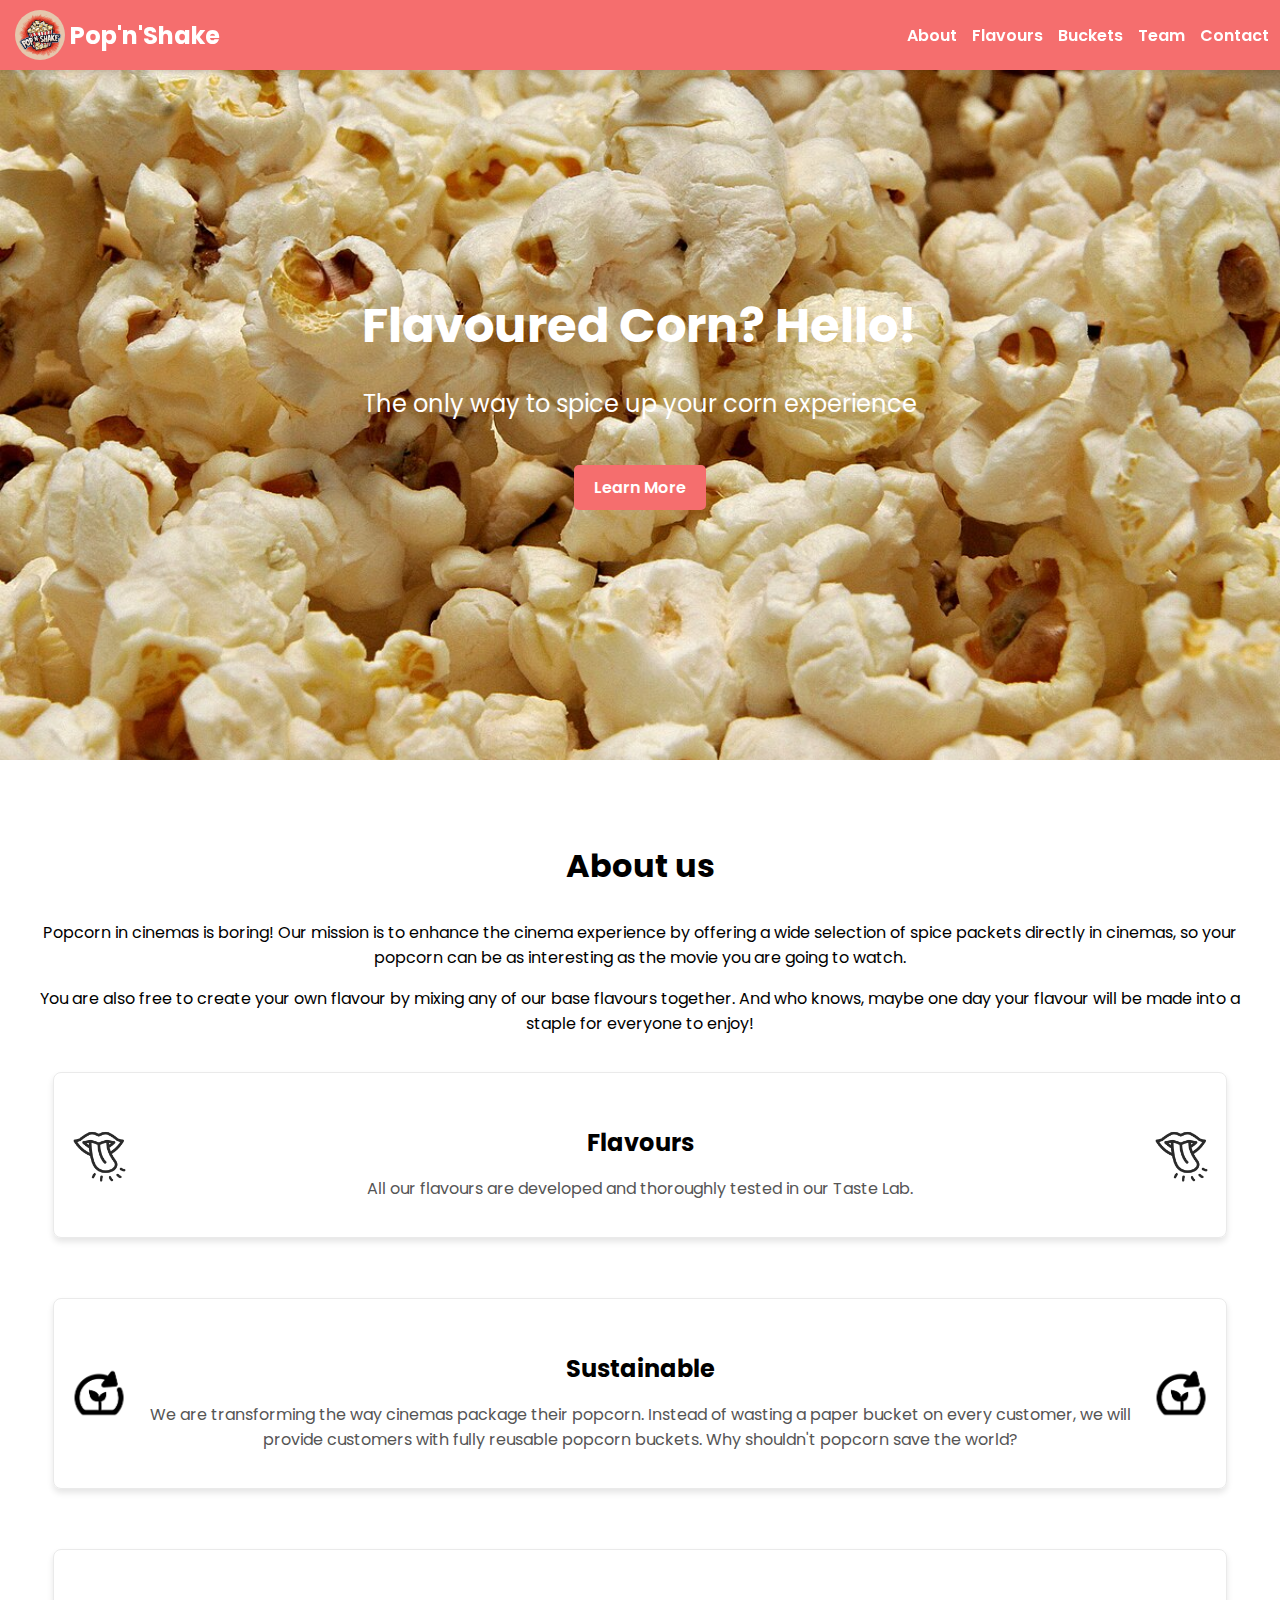
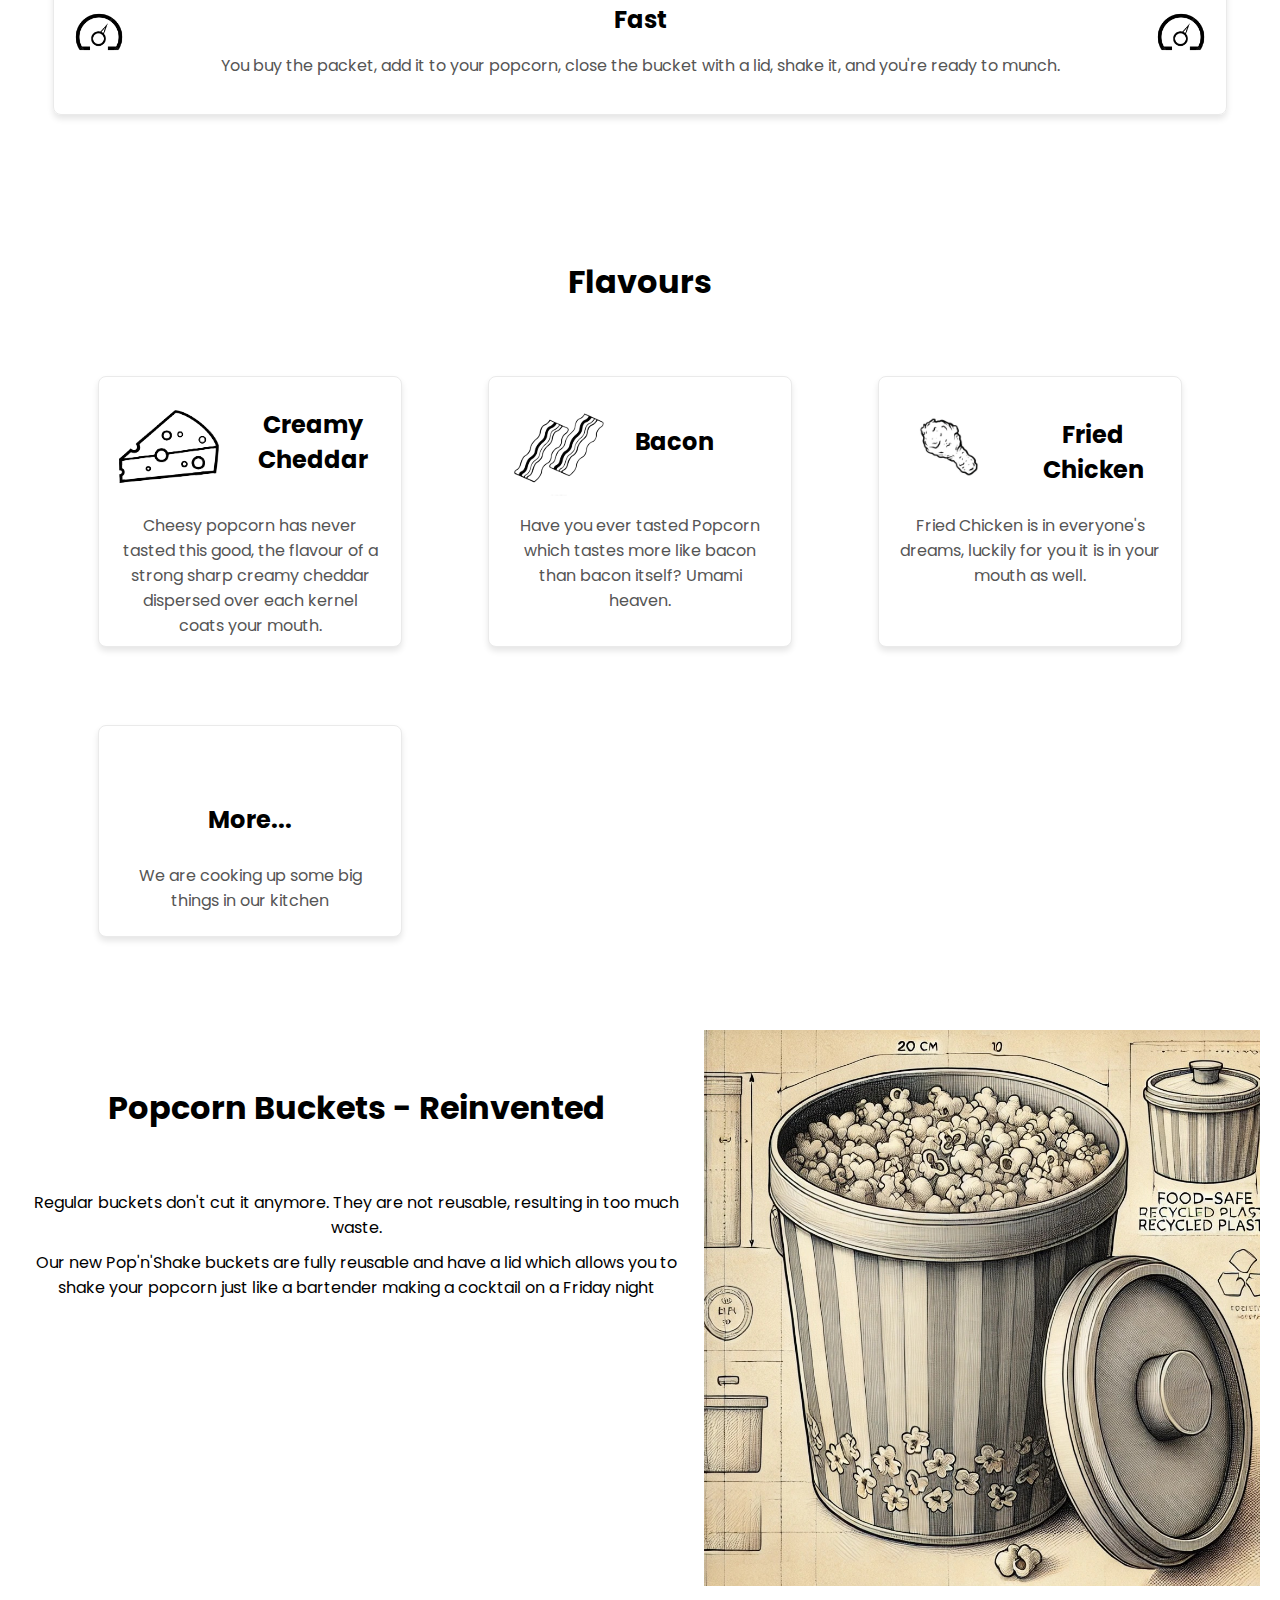
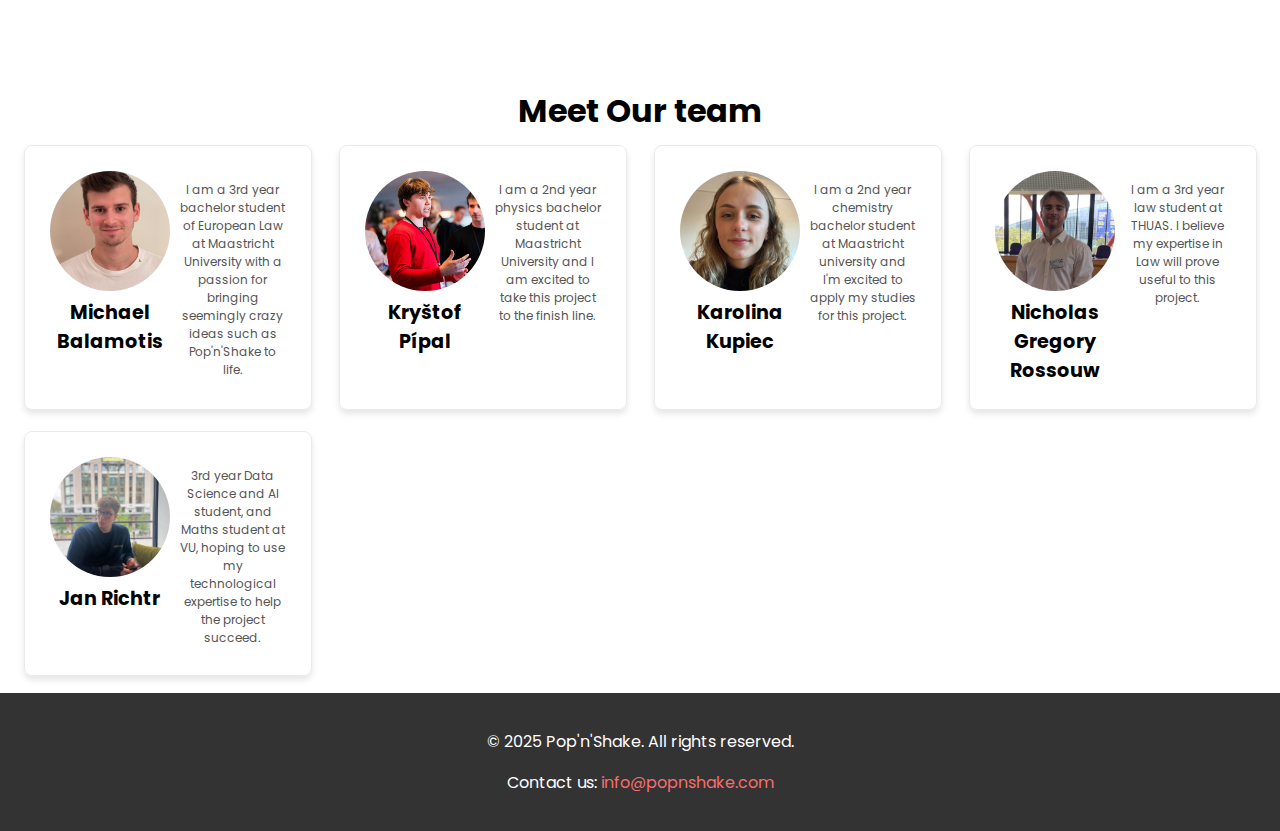
<file: index.html>
<!DOCTYPE html>
<html lang="en">
<head>
    <meta charset="UTF-8">
    <meta name="viewport" content="width=device-width, initial-scale=1.0">
    <title>Pop'n'Shake</title>
    <link href="https://fonts.googleapis.com/css2?family=Poppins:wght@300;400;600&display=swap" rel="stylesheet">
    <link rel="stylesheet" href="website.css">
</head>
<body>
    <header>
        <div class="logo-container">
            <img src="logo.jpeg" alt="Logo" class="logo-image">
            <h1>Pop'n'Shake</h1>
        </div>
        <nav>
            <a href="#about">About</a>
            <a href="#flavours">Flavours</a>
            <a href="#buckets">Buckets</a>
            <a href="#team">Team</a>
            <a href="#contact">Contact</a>
        </nav>
    </header>

    <section class="hero">
        <div>
            <h2>Flavoured Corn? Hello!</h2>
            <p>The only way to spice up your corn experience</p>
            <a href="#about" class="button">Learn More</a>
        </div>
    </section>

    <section class="features" id="about">
        <h3>About us</h3>
        <p>Popcorn in cinemas is boring! Our mission is to enhance the cinema experience by offering a wide selection of spice packets directly in cinemas, so your popcorn can be as interesting as the movie you are going to watch.</p>
        <p>You are also free to create your own flavour by mixing any of our base flavours together. And who knows, maybe one day your flavour will be made into a staple for everyone to enjoy!</p>
        <div class="grid">
            <div class="card card-flavours">
                <img src="taste.png" alt="Taste" class="card-image left">
                <h4>Flavours</h4>
                <p>All our flavours are developed and thoroughly tested in our Taste Lab.</p>
                <img src="taste.png" alt="Taste" class="card-image right">
              </div>
              <div class="card sustainable-card">
                <img src="sustainable.png" alt="Sustainable Image" class="card-image left">
                <h4>Sustainable</h4>
                <p>We are transforming the way cinemas package their popcorn. Instead of wasting a paper bucket on every customer, we will provide customers with fully reusable popcorn buckets. Why shouldn't popcorn save the world?</p>
                <img src="sustainable.png" alt="Sustainable Image" class="card-image right">
              </div>
              <div class="card card-fast">
                <img src="speed.png" alt="Speed" class="card-image left">
                <h4>Fast</h4>
                <p>You buy the packet, add it to your popcorn, close the bucket with a lid, shake it, and you're ready to munch.</p>
                <img src="speed.png" alt="Speed" class="card-image right">
              </div>
        </div>
    </section>

    <section class="features2" id="flavours">
        <h5>Flavours</h5>
        <div class="grid">
            <div class="card">
                <div class="cheese-container">
                    <img src="cheese.png" alt="Outlined Image" class="cheese-outline">
                    <h6>Creamy Cheddar</h6>
                </div>
                <p>Cheesy popcorn has never tasted this good, the flavour of a strong sharp creamy cheddar dispersed over each kernel coats your mouth.</p>
            </div>
            <div class="card">
                <div class="bacon-container">
                    <img src="bacon.png" alt="Outlined Image" class="bacon-outline">
                    <h6>Bacon</h6>
                </div>
                <p>Have you ever tasted Popcorn which tastes more like bacon than bacon itself? Umami heaven.</p>
            </div>
            <div class="card">
                <div class="paprika-container">
                    <img src="chicken.jpg" alt="Outlined Image" class="chicken-outline">
                    <h6>Fried Chicken</h6>
                </div>
                <p>Fried Chicken is in everyone's dreams, luckily for you it is in your mouth as well.</p>
            </div>
            <div class="card">
                <h6>More...</h6>
                <p>We are cooking up some big things in our kitchen</p>
            </div>
        </div>
    </section>

    <section class="bucket" id="buckets">
        <div class="bucket-content">
            <h5>Popcorn Buckets - Reinvented</h5>
            <p>Regular buckets don't cut it anymore. They are not reusable, resulting in too much waste.</p>
            <p>Our new Pop'n'Shake buckets are fully reusable and have a lid which allows you to shake your popcorn just like a bartender making a cocktail on a Friday night</p>
        </div>
        <div class="bucket-container">
            <img src="bucket.jpeg" alt="Logo" class="bucket-image">
        </div>
    </section>

    <section class="squad" id="team">
    <h5>Meet Our team</h5>
    <div class="grid">
        <div class="card">
            <div class="michal-container">
                <img src="michal.jpeg" alt="Logo" class="person-image">
                <h6>Michael Balamotis</h6>
            </div>
            <p>I am a 3rd year bachelor student of European Law at Maastricht University with a passion for bringing seemingly crazy ideas such as Pop'n'Shake to life.</p>
        </div>
        <div class="card">
            <div class="krystof-container">
                <img src="krystof.jpeg" alt="Logo" class="person-image">
                <h6>Kryštof Pípal</h6>
            </div>
            <p>I am a 2nd year physics bachelor student at Maastricht University and I am excited to take this project to the finish line.</p>
        </div>
        <div class="card">
            <div class="karo-container">
                <img src="karo.jpeg" alt="Logo" class="person-image">
                <h6>Karolina Kupiec</h6>
            </div>
            <p>I am a 2nd year chemistry bachelor student at Maastricht university and I'm excited to apply my studies for this project.</p>
        </div>
        <div class="card">
            <div class="nick-container">
                <img src="nick.jpeg" alt="Logo" class="person-image">
                <h6>Nicholas Gregory</h6>
                <h6>Rossouw</h6>
            </div>
            <p>I am a 3rd year law student at THUAS. I believe my expertise in Law will prove useful to this project.</p>
        </div>
        <div class="card">
            <div class="jan-container">
                <img src="honza.jpeg" alt="Logo" class="person-image">
                <h6>Jan Richtr</h6>
            </div>
            <p>3rd year Data Science and AI student, and Maths student at VU, hoping to use my technological expertise to help the project succeed.</p>
        </div>
    </div>
    </section>

    <footer id="contact">
        <p>&copy; 2025 Pop'n'Shake. All rights reserved.</p>
        <p>Contact us: <a href="mailto:info@popnshake.com" style="color: #f56e6e; text-decoration: none;">info@popnshake.com</a></p>
    </footer>
</body>
</html>
</file>
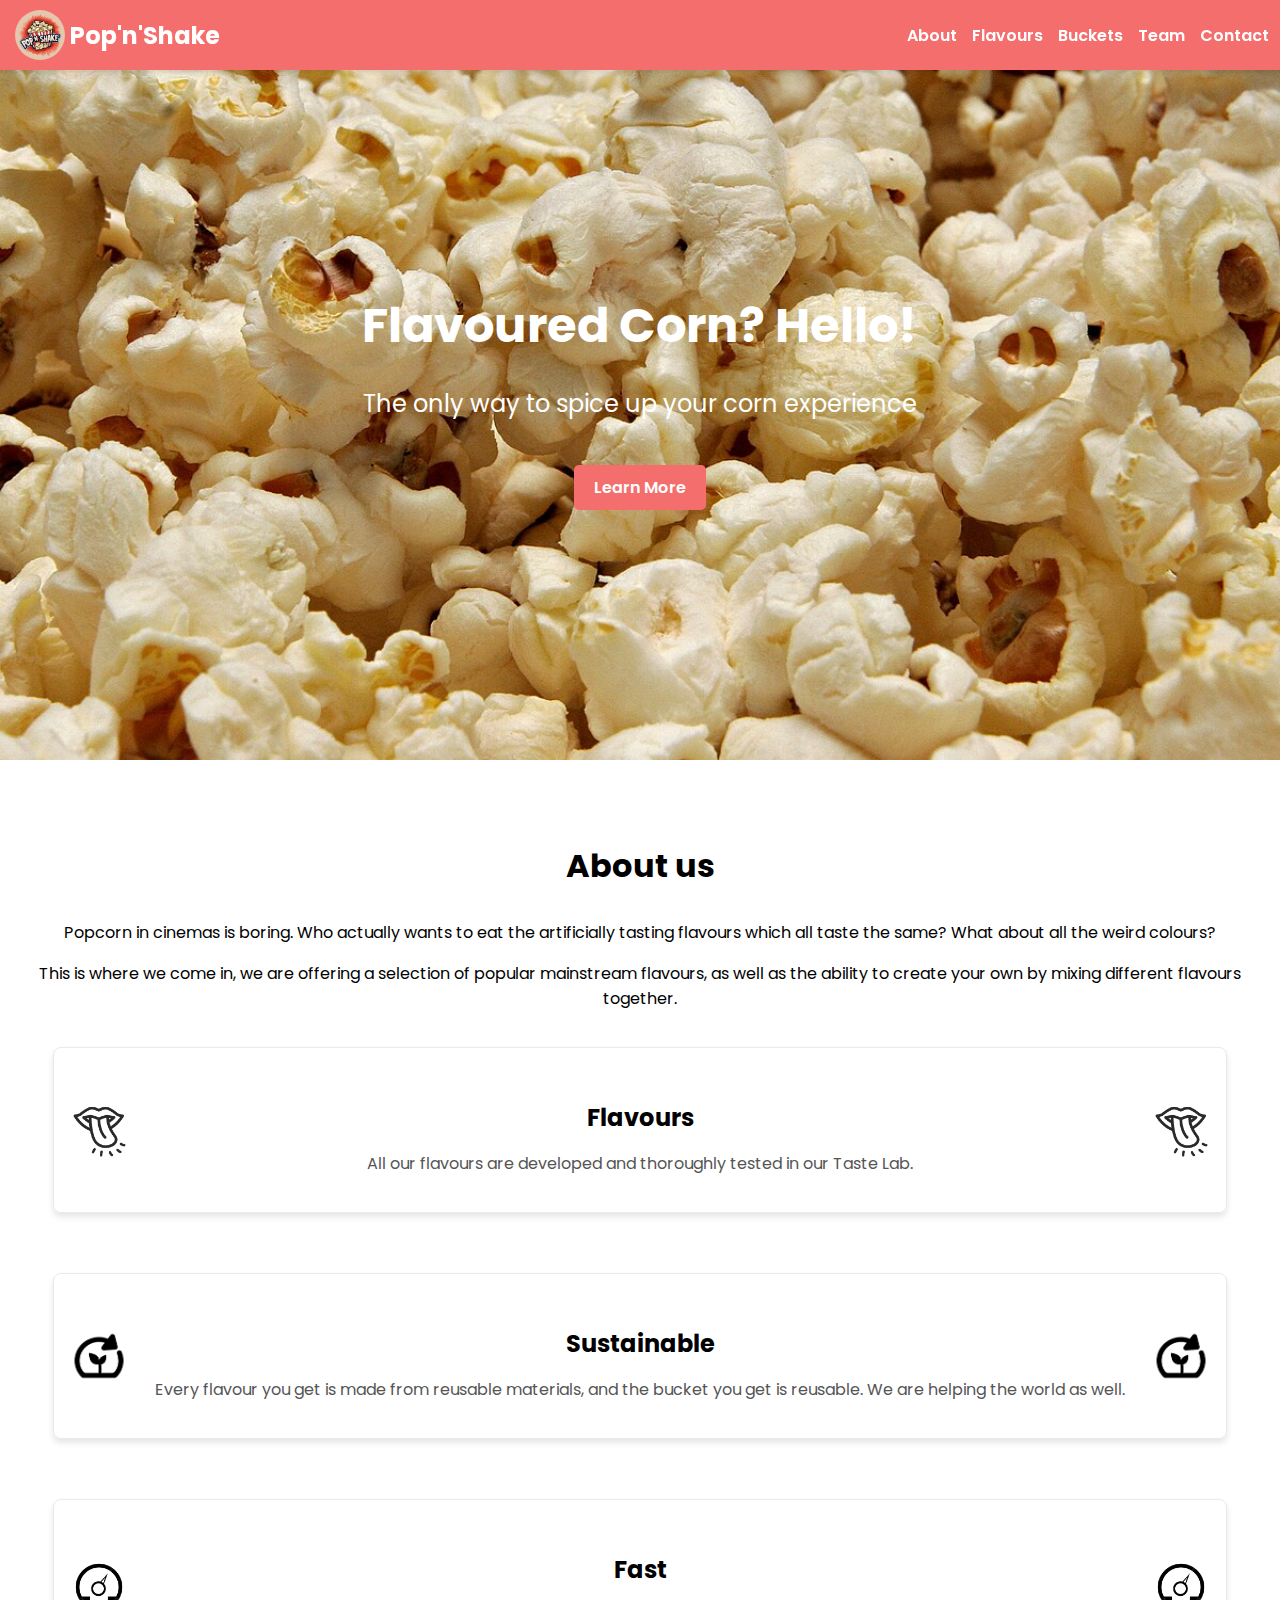
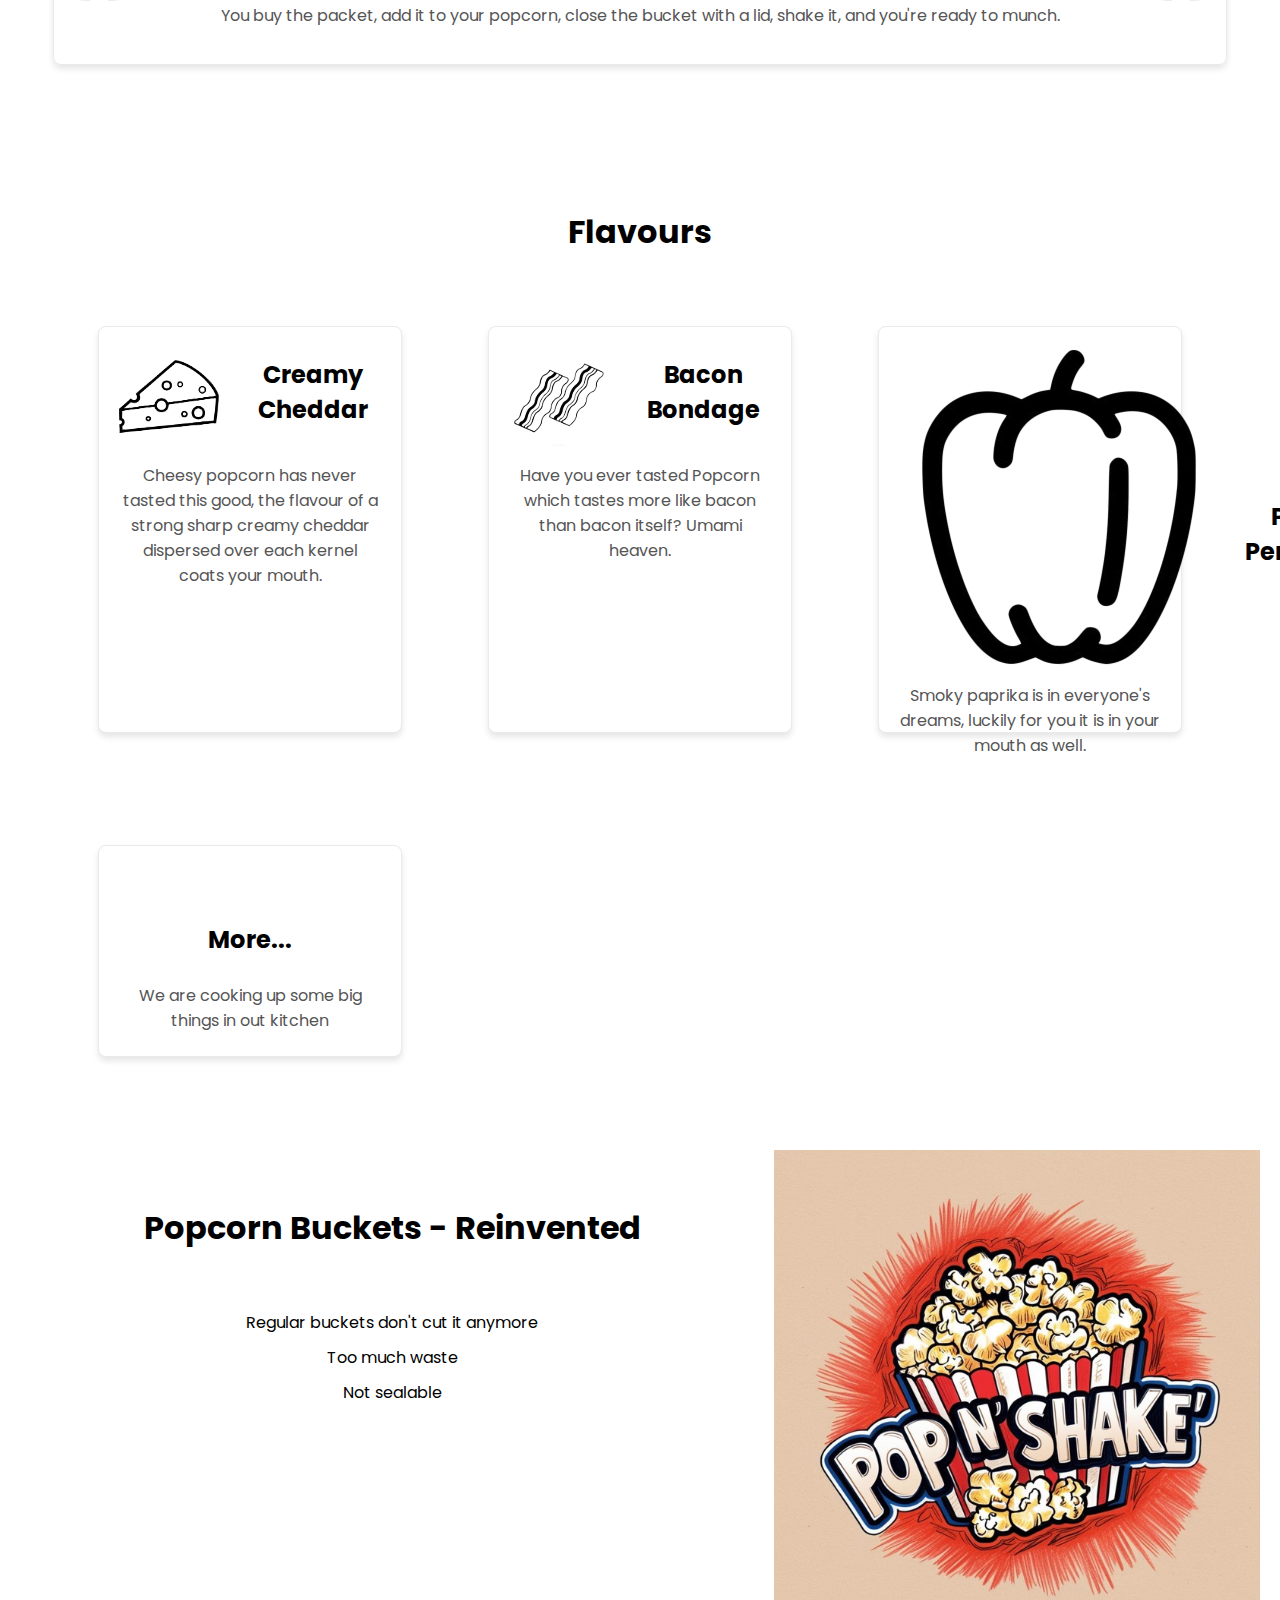
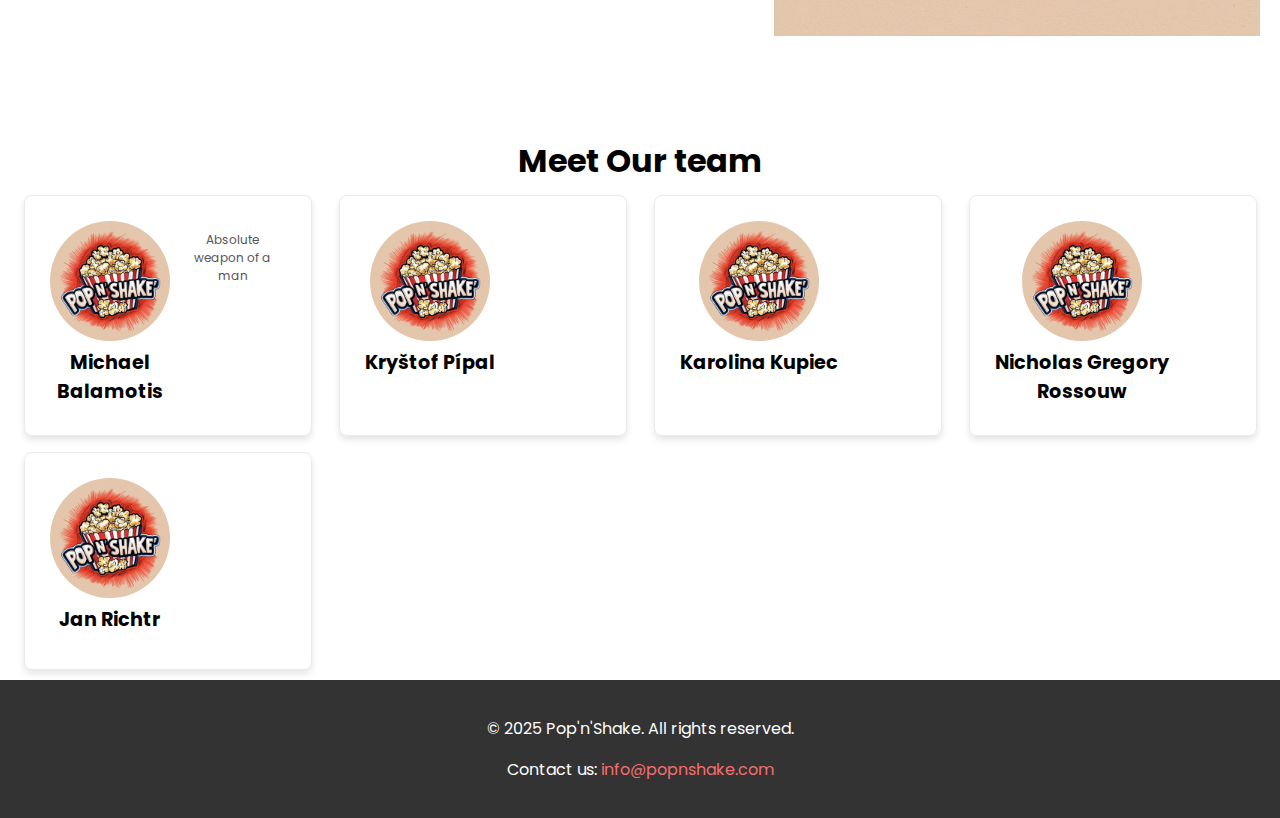
<file: website.html>
<!DOCTYPE html>
<html lang="en">
<head>
    <meta charset="UTF-8">
    <meta name="viewport" content="width=device-width, initial-scale=1.0">
    <title>Pop'n'Shake</title>
    <link href="https://fonts.googleapis.com/css2?family=Poppins:wght@300;400;600&display=swap" rel="stylesheet">
    <link rel="stylesheet" href="website.css">
</head>
<body>
    <header>
        <div class="logo-container">
            <img src="logo.jpeg" alt="Logo" class="logo-image">
            <h1>Pop'n'Shake</h1>
        </div>
        <nav>
            <a href="#about">About</a>
            <a href="#flavours">Flavours</a>
            <a href="#buckets">Buckets</a>
            <a href="#team">Team</a>
            <a href="#contact">Contact</a>
        </nav>
    </header>

    <section class="hero">
        <div>
            <h2>Flavoured Corn? Hello!</h2>
            <p>The only way to spice up your corn experience</p>
            <a href="#about" class="button">Learn More</a>
        </div>
    </section>

    <section class="features" id="about">
        <h3>About us</h3>
        <p>Popcorn in cinemas is boring. Who actually wants to eat the artificially tasting flavours which all taste the same? What about all the weird colours?</p>
        <p>This is where we come in, we are offering a selection of popular mainstream flavours, as well as the ability to create your own by mixing different flavours together.</p>
        <div class="grid">
            <div class="card card-flavours">
                <img src="taste.png" alt="Taste" class="card-image left">
                <h4>Flavours</h4>
                <p>All our flavours are developed and thoroughly tested in our Taste Lab.</p>
                <img src="taste.png" alt="Taste" class="card-image right">
              </div>
              <div class="card sustainable-card">
                <img src="sustainable.png" alt="Sustainable Image" class="card-image left">
                <h4>Sustainable</h4>
                <p>Every flavour you get is made from reusable materials, and the bucket you get is reusable. We are helping the world as well.</p>
                <img src="sustainable.png" alt="Sustainable Image" class="card-image right">
              </div>
              <div class="card card-fast">
                <img src="speed.png" alt="Speed" class="card-image left">
                <h4>Fast</h4>
                <p>You buy the packet, add it to your popcorn, close the bucket with a lid, shake it, and you're ready to munch.</p>
                <img src="speed.png" alt="Speed" class="card-image right">
              </div>
        </div>
    </section>

    <section class="features2" id="flavours">
        <h5>Flavours</h5>
        <div class="grid">
            <div class="card">
                <div class="cheese-container">
                    <img src="cheese.png" alt="Outlined Image" class="cheese-outline">
                    <h6>Creamy Cheddar</h6>
                </div>
                <p>Cheesy popcorn has never tasted this good, the flavour of a strong sharp creamy cheddar dispersed over each kernel coats your mouth.</p>
            </div>
            <div class="card">
                <div class="bacon-container">
                    <img src="bacon.png" alt="Outlined Image" class="bacon-outline">
                    <h6>Bacon Bondage</h6>
                </div>
                <p>Have you ever tasted Popcorn which tastes more like bacon than bacon itself? Umami heaven.</p>
            </div>
            <div class="card">
                <div class="paprika-container">
                    <img src="paprika.png" alt="Outlined Image" class="paprika-outline">
                    <h6>Paprika Penetration</h6>
                </div>
                <p>Smoky paprika is in everyone's dreams, luckily for you it is in your mouth as well.</p>
            </div>
            <div class="card">
                <h6>More...</h6>
                <p>We are cooking up some big things in out kitchen</p>
            </div>
        </div>
    </section>

    <section class="bucket" id="buckets">
        <div class="bucket-content">
            <h5>Popcorn Buckets - Reinvented</h5>
            <p>Regular buckets don't cut it anymore</p>
            <p>Too much waste</p>
            <p>Not sealable</p>
        </div>
        <div class="bucket-container">
            <img src="logo.jpeg" alt="Logo" class="bucket-image">
        </div>
    </section>

    <section class="squad" id="team">
    <h5>Meet Our team</h5>
    <div class="grid">
        <div class="card">
            <div class="michal-container">
                <img src="logo.jpeg" alt="Logo" class="person-image">
                <h6>Michael Balamotis</h6>
            </div>
            <p>Absolute weapon of a man</p>
        </div>
        <div class="card">
            <div class="krystof-container">
                <img src="logo.jpeg" alt="Logo" class="person-image">
                <h6>Kryštof Pípal</h6>
            </div>
            <p></p>
        </div>
        <div class="card">
            <div class="karo-container">
                <img src="logo.jpeg" alt="Logo" class="person-image">
                <h6>Karolina Kupiec</h6>
            </div>
            <p></p>
        </div>
        <div class="card">
            <div class="nick-container">
                <img src="logo.jpeg" alt="Logo" class="person-image">
                <h6>Nicholas Gregory</h6>
                <h6>Rossouw</h6>
            </div>
            <p></p>
        </div>
        <div class="card">
            <div class="jan-container">
                <img src="logo.jpeg" alt="Logo" class="person-image">
                <h6>Jan Richtr</h6>
            </div>
            <p></p>
        </div>
    </div>
    </section>

    <footer id="contact">
        <p>&copy; 2025 Pop'n'Shake. All rights reserved.</p>
        <p>Contact us: <a href="mailto:info@popnshake.com" style="color: #f56e6e; text-decoration: none;">info@popnshake.com</a></p>
    </footer>
</body>
</html>
</file>
<file: website.css>
body {
    font-family: 'Poppins', sans-serif;
    margin: 0;
    padding: 0;
    box-sizing: border-box;
}

.logo-container {
  display: flex;
  align-items: center;
  gap: 5px;
  min-width: 0; /* Allow container to shrink */
}

.logo-image {
  width: 50px; /* Reduced size */
  height: 50px;
  object-fit: cover;
  border-radius: 50%;
  flex-shrink: 0; /* Prevent logo from shrinking */
}

header {
    background-color: #f56e6e;
    color: #fff;
    padding: 10px 15px;
    display: flex;
    justify-content: space-between;
    align-items: center;
    position: fixed;
    top: 0;
    width: 100%;
    z-index: 1000;
    box-shadow: 0 2px 5px rgba(0, 0, 0, 0.1);
}

header h1 {
    margin: 0;
    font-size: 1.5rem; /* Base size for title */
    white-space: nowrap; /* Prevent wrapping */
    overflow: hidden;
    text-overflow: ellipsis; /* Show ... if text is too long */
}

nav {
    display: flex;
    gap: 15px;
    flex-wrap: nowrap;
    margin-right: 2%;
}

nav a {
    color: #fff;
    text-decoration: none;
    font-weight: 600;
    font-size: 1rem;
    white-space: nowrap;
    transition: color 0.3s;
}

nav a:hover {
    color: #000000;
}

/* Media queries for responsive design */
@media screen and (max-width: 768px) {
    .logo-image {
        width: 40px;
        height: 40px;
    }

    header h1 {
        font-size: 1.2rem;
    }

    nav {
        gap: 10px;
    }

    nav a {
        font-size: 0.9rem;
    }
}

@media screen and (max-width: 480px) {
    .logo-container {
        gap: 3px;
    }

    .logo-image {
        width: 35px;
        height: 35px;
    }

    header h1 {
        font-size: 1rem;
    }

    header {
        padding: 8px 10px;
    }

    nav {
        gap: 8px;
    }

    nav a {
        font-size: 0.8rem;
    }
}

.hero {
    background: url('popcorn.jpeg') no-repeat center center/cover;
    height: 80vh;
    display: flex;
    justify-content: center;
    align-items: center;
    color: #fff;
    text-align: center;
    padding: 20px;
}

.hero h2 {
    font-size: 3rem;
    margin-bottom: 10px;
}

.hero p {
    font-size: 1.5rem;
}

.button {
    display: inline-block;
    margin-top: 20px;
    padding: 10px 20px;
    background-color: #f56e6e;
    color: #fff;
    text-decoration: none;
    border-radius: 5px;
    font-weight: 600;
    transition: background-color 0.3s;
}

.button:hover {
    background-color: #e65b50;
}

.features {
  padding: 50px 20px;
  text-align: center;
}

.features h3 {
  font-size: 2rem;
  margin-bottom: 30px;
}

.features .grid {
  display: grid;
  gap: 20px;
}

.card {
  position: relative;
  padding: 20px 90px; /* Increased side padding */
  border: 1px solid #eaeaea;
  border-radius: 8px;
  box-shadow: 0 4px 6px rgba(0, 0, 0, 0.1);
  text-align: center;
  margin: 20px auto;
  max-width: 80%;
  width: 90%;
}

.card-image {
  position: absolute;
  top: 50%;
  width: 70px;
  height: 70px;
  transform: translateY(-50%);
}

.card-image.left {
  left: 10px;
}

.card-image.right {
  right: 10px;
}

.sustainable-card .card-image {
  width: 70px;
  height: 50px;
}

.card .card-content {
  padding: 10px;
}

.features .card h4 {
  font-size: 1.5rem;
  margin-bottom: 10px;
}

.features .card p {
  font-size: 1rem;
  color: #555;
}

@media screen and (max-width: 480px) {
  .features .grid {
    padding: 0 10px; /* Add some padding to the grid container */
  }
  
  .features .card {
    padding: 20px 40px; /* Reduced horizontal padding */
    max-width: 75%; /* Full width on mobile */
    width: 75%;
    min-height: 160px;
    display: flex;
    flex-direction: column; /* Stack content vertically */
    align-items: center;
    margin: 10px 0; /* Reduced vertical margin */
  }
  
  .card-image {
    width: 40px; /* Even smaller images on mobile */
    height: 40px;
  }
  
  .card-image.left {
    left: 10px;
  }
  
  .card-image.right {
    right: 10px;
  }
  
  .sustainable-card .card-image {
    width: 40px;
    height: 30px;
  }
  
  .features .card h4 {
    font-size: 1.2rem;
    margin-bottom: 8px;
  }
  
  .features .card p {
    font-size: 0.9rem;
    line-height: 1.4;
    padding: 0 5px; /* Add some padding to prevent text touching images */
  }
}

.features2 {
  padding: 20px;
  text-align: center;
  box-sizing: border-box;
  width: 100%;
}

.features2 .grid {
  display: grid;
  grid-template-columns: repeat(auto-fit, minmax(300px, 1fr));
  gap: 10px;
  max-width: 1200px; /* Set a max-width for larger screens */
  margin: 0 auto; /* Center the grid */
  padding: 20px; /* Consistent padding around the grid */
  box-sizing: border-box;
}

.features2 h5 {
  font-size: 2rem;
  margin-bottom: 30px;
  word-wrap: break-word;
  overflow-wrap: break-word;
}

.features2 .card {
  background: #fff;
  padding: 20px;
  border: 1px solid #eaeaea;
  border-radius: 8px;
  box-shadow: 0 4px 6px rgba(0, 0, 0, 0.1);
  text-align: center;
  display: flex;
  flex-direction: column;
  height: 80%; /* Make all cards the same height */
  width: 100%;
  box-sizing: border-box;
  word-wrap: break-word;
  overflow-wrap: break-word; /* Ensure long words break */
  min-width: 0; /* Prevents flex items from overflowing */
}

.features2 .card h6 {
  font-size: 1.5rem;
  margin-bottom: 10px;
  word-wrap: break-word;
  overflow-wrap: break-word;
}

.features2 .card p {
  font-size: 1rem;
  color: #555;
}

.cheese-outline {
  width: 100px;
  height: 100px;
  background: url('cheese.png') no-repeat center center;
  background-size: contain;
  -webkit-mask: url('cheese.png') center center no-repeat;
  -webkit-mask-size: contain;
  mask: url('cheese.png') center center no-repeat;
  mask-size: contain;
  background-color: white; /* Outline color */
}

.cheese-container{
  display: flex; /* Aligns items in a row */
  align-items: center; /* Vertically centers the title with the image */
  gap: 10%; /* Adds some space between the image and the title */
}

.cheese-container h6 {
  margin: 0; /* Remove any default margins */
  position: relative; /* Allows adjustment */
  top: -0.5%; /* Moves the title upward */
  text-align: center; /* Aligns the text properly */
}

.bacon-outline {
  width: 100px;
  height: 100px;
  background: url('bacon.png') no-repeat center center;
  background-size: contain;
  -webkit-mask: url('bacon.png') center center no-repeat;
  -webkit-mask-size: contain;
  mask: url('bacon.png') center center no-repeat;
  mask-size: contain;
  background-color: white; /* Outline color */
}

.bacon-container{
  display: flex; /* Aligns items in a row */
  align-items: center; /* Vertically centers the title with the image */
  gap: 10%; /* Adds some space between the image and the title */
}

.bacon-container h6 {
  margin: 0; /* Remove any default margins */
  position: relative; /* Allows adjustment */
  top: -0.5%; /* Moves the title upward */
  text-align: center; /* Aligns the text properly */
}

.chicken-outline {
  width: 100px;
  height: 100px;
  background: url('chicken.jpg') no-repeat center center;
  background-size: contain;
  -webkit-mask: url('chicken.jpg') center center no-repeat;
  -webkit-mask-size: contain;
  mask: url('chicken.jpg') center center no-repeat;
  mask-size: contain;
  background-color: white; /* Outline color */
}

.paprika-container{
  display: flex; /* Aligns items in a row */
  align-items: center; /* Vertically centers the title with the image */
  gap: 10%; /* Adds some space between the image and the title */
}

.paprika-container h6 {
  margin: 0; /* Remove any default margins */
  position: relative; /* Allows adjustment */
  top: 10%; /* Moves the title upward */
  text-align: center; /* Aligns the text properly */
}

@media screen and (max-width: 480px) {
  .features2 .grid {
    padding: 0 10px; /* Add some padding to the grid container */
  }
  
  .features2 .card {
    padding: 20px 20px; /* Reduced horizontal padding */
    max-width: 100%; /* Full width on mobile */
    width: 100%;
    min-height: 180px;
    display: flex;
    flex-direction: column; /* Stack content vertically */
    align-items: center;
    margin: 10px 0; /* Reduced vertical margin */
  }

  .features2 .card p {
    margin-bottom: 25px; /* Added margin to the paragraph */
  }
}

.bucket {
  display: flex; /* Horizontal layout for text and image */
  align-items: flex-start; /* Align content vertically */
  justify-content: space-between; /* Ensure proper spacing */
  gap: 10px; /* Space between text and image */
  padding: 20px;
  height: 40%;
}

.bucket-content {
  display: flex; /* Use flexbox for the content */
  flex-direction: column; /* Stack the title and text vertically */
  max-width: 60%; /* Ensure text content doesn't stretch too wide */
  width: 100%; /* Make it adapt to available space */
}

.bucket-image {
  width: 100%; /* Image width adjusts to its container */
  height: 100%;
  max-width: 1400px; /* Set a maximum width for the image */
  object-fit: cover; /* Ensure the image fills its area properly */
}

.bucket h5 {
  font-size: 2rem;
  margin: 0 0 10; /* Add space below the title */
  text-align: center;
}

.bucket p {
  font-size: 1rem;
  margin: 5px 0; /* Add spacing between paragraphs */
  text-align: center;
}

.squad {
  padding: 20px;
  text-align: center;
  box-sizing: border-box;
  width: 100%
}

.squad .grid {
  display: grid;
  grid-template-columns: repeat(auto-fit, minmax(260px, 1fr));
  gap: 20px;
  width: 100%;
}

.squad h5 {
  font-size: 2rem;
  margin-bottom: 10px;
}

.squad .card {
  width: 90%; /* Fixed card width */
  height: 80%; /* Fixed card height */
  padding: 25px;
  border: 1px solid #eaeaea;
  border-radius: 8px;
  box-shadow: 0 4px 6px rgba(0, 0, 0, 0.1);
  text-align: center;
  display: flex;
  margin: 0 auto;
}

.squad .card h6 {
  font-size: 1.2rem;
  margin: 0;
  flex: 1; /* Allow name text to take available space */
  text-align: center; /* Align name to the left */
}

.squad .card p {
  font-size: 0.75rem;
  color: #555;
  margin: 10px 0 0 10px;
}

.person-image {
  width: 120px; /* Adjust size */
  height: 120px;
  object-fit: cover;
  border-radius: 50%; /* Makes the image circular, optional */
}

@media screen and (max-width: 480px) {
  .squad .grid {
    padding: 10px; /* Add some padding to the grid container */
  }
}

footer {
  background-color: #333;
  color: #fff;
  padding: 20px;
  text-align: center;
}
</file>
